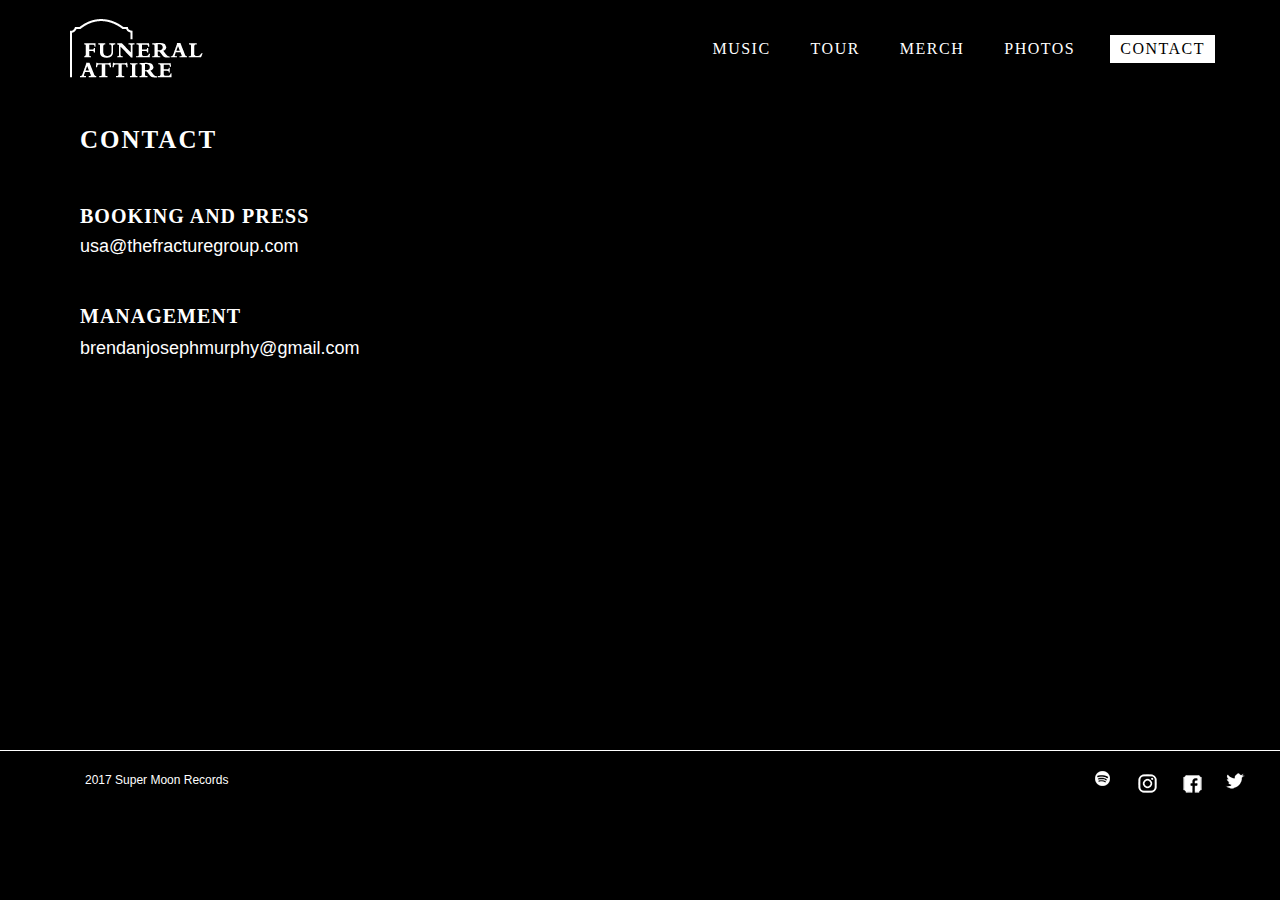
<file: contact.html>
<html>
    <head><title>Contact - Funeral Attire</title>
        <link rel="stylesheet" media="screen" href="contact.css"></head>
    <body>
        <div class="wrapper">

            <header>
                <div class="box logo"><a href="index.html"  class="logo_1"></a></div>

                <div class="box links"><ul>
                    <li><a href="music.html">MUSIC</a></li>
                    <li><a href="tour.html">TOUR</a></li>
                    <li><a href="merch.html">MERCH</a></li>
                    <li><a href="photos.html">PHOTOS</a></li>
                    <li><a href="contact.html" class="current_page">CONTACT</a></li>
                    </ul></div>
            </header>

            <content>
                <div class="box email"><h2>CONTACT</h2>
                    <div id="booking">
                        <h3>BOOKING AND PRESS</h3>
                        <a href="mailto:usa@thefracturegroup.com"><h4>usa@thefracturegroup.com</h4></a>
                    </div>
                    <div id="manage">
                        <h3>MANAGEMENT</h3>
                        <a href="mailto:brendanjosephmurphy@gmail.com"><h4>brendanjosephmurphy@gmail.com</h4></a>
                    </div>
                </div>
            </content>

            <footer>
                <div class="footer">
                    <div id="label">
                        <p>2017 Super Moon Records</p></div>
                    <div id="sm_links">
                        <ul>
                            <li><a href="https://open.spotify.com/artist/6kO58iaEgbHzHdmo14tifC" target="_blank">
                                <img src="Content/spotify-icon-footer.png" alt="Spotify" >
                                </a></li>
                            <li><a href="https://www.instagram.com/funeralattireband/" target="_blank">
                                <img src="Content/instagram-icon-footer.png" alt="Instagram" >
                                </a></li>
                            <li><a href="https://www.facebook.com/funeralattire/" target="_blank">
                                <img src="Content/facebook-icon-footer.png" alt="Facebook" >
                                </a></li>
                            <li><a href="https://twitter.com/funeralattirema" target="_blank">
                                <img src="Content/Twitter-icon-footer.png" alt="Twitter" >
                                </a></li>
                        </ul>
                    </div>
                </div>
            </footer>

        </div>
    </body>
</html>
</file>
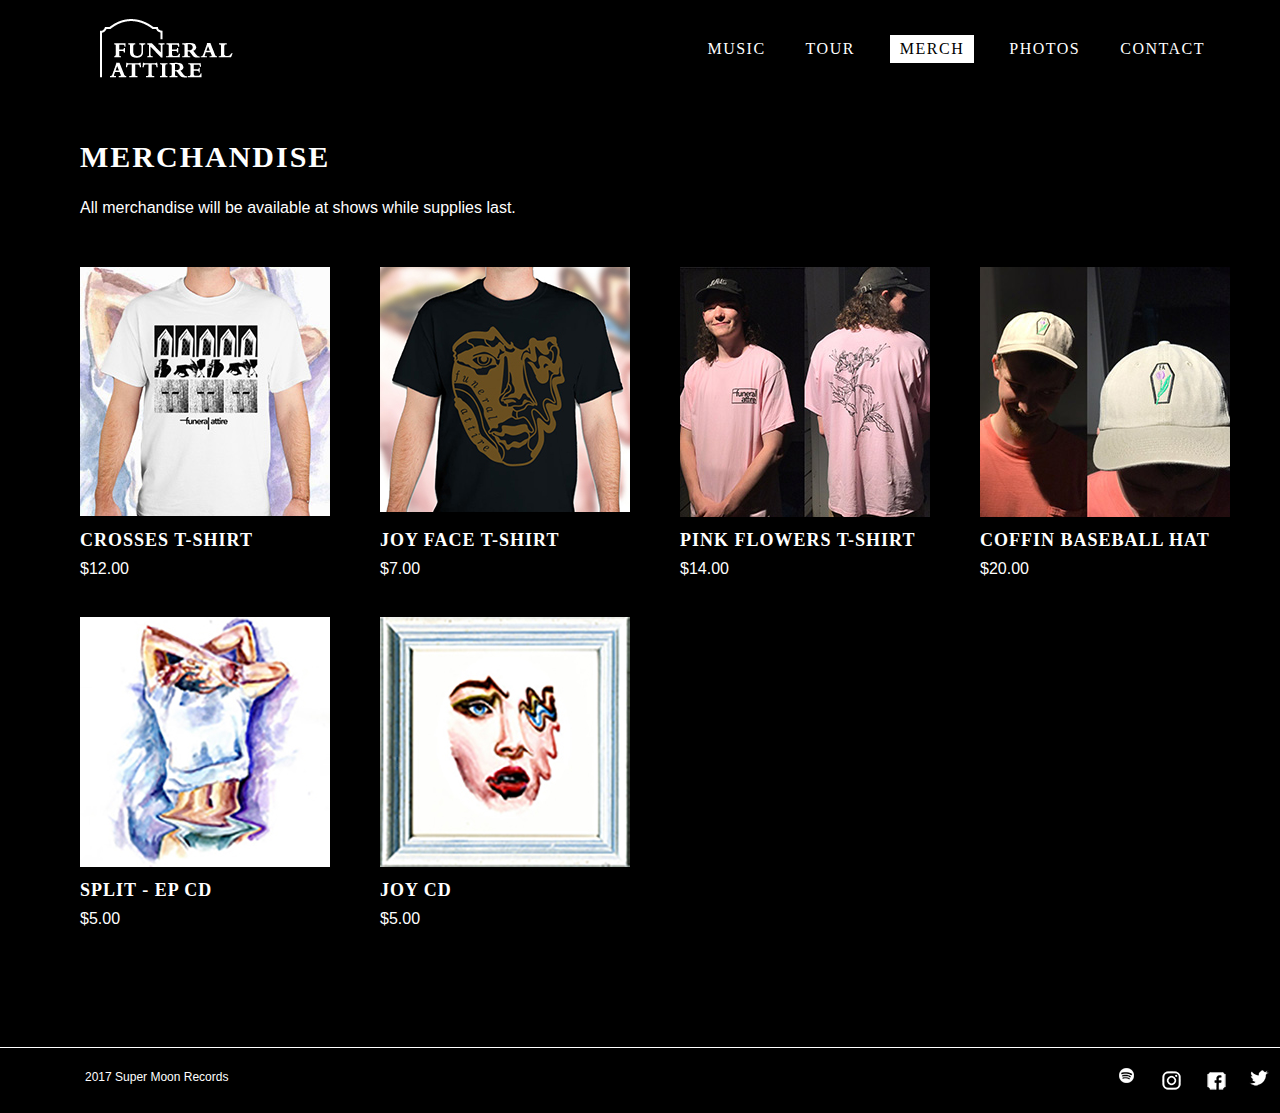
<file: merch.html>
<html>
    <head><title>Merch - Funeral Attire</title>
        <link rel="stylesheet" media="screen" href="merch.css"></head>
    <body>
        <div class="wrapper">

            <header>
                <div class="box logo"><a href="index.html"  class="logo_1"></a></div>

                <div class="box links"><ul>
                    <li><a href="music.html">MUSIC</a></li>
                    <li><a href="tour.html">TOUR</a></li>
                    <li><a href="merch.html" class="current_page">MERCH</a></li>
                    <li><a href="photos.html">PHOTOS</a></li>
                    <li><a href="contact.html">CONTACT</a></li>
                    </ul></div>
            </header>

            <content>
                <div class="box content"><h2>MERCHANDISE</h2>
                    <p>All merchandise will be available at shows while supplies last.</p>
                    <div id="merchandise">
                        <div id="merch_1">
                            <img src="Content/merch-content/crosses.jpg">
                            <h3>CROSSES T-SHIRT</h3>
                            <h4>$12.00</h4></div>
                        <div id="merch_2">
                            <img src="Content/merch-content/face.jpg">
                            <h3>JOY FACE T-SHIRT</h3>
                            <h4>$7.00</h4></div>
                        <div id="merch_3">
                            <img src="Content/merch-content/flower.jpg">
                            <h3>PINK FLOWERS T-SHIRT</h3>
                            <h4>$14.00</h4></div>
                        <div id="merch_4">
                            <img src="Content/merch-content/coffin.jpg">
                            <h3>COFFIN BASEBALL HAT</h3>
                            <h4>$20.00</h4></div>
                        <div id="merch_5">
                            <img src="Content/merch-content/split.jpg">
                            <h3>SPLIT - EP CD</h3>
                            <h4>$5.00</h4></div>
                        <div id="merch_6">
                            <img src="Content/merch-content/joy.jpg">
                            <h3>JOY CD</h3>
                            <h4>$5.00</h4></div>
                    </div>
                </div>
            </content>

            <footer>
                <div class="footer">
                    <div id="label">
                        <p>2017 Super Moon Records</p></div>
                    <div id="sm_links">
                        <ul>
                            <li><a href="https://open.spotify.com/artist/6kO58iaEgbHzHdmo14tifC" target="_blank">
                                <img src="Content/spotify-icon-footer.png" alt="Spotify" >
                                </a></li>
                            <li><a href="https://www.instagram.com/funeralattireband/" target="_blank">
                                <img src="Content/instagram-icon-footer.png" alt="Instagram" >
                                </a></li>
                            <li><a href="https://www.facebook.com/funeralattire/" target="_blank">
                                <img src="Content/facebook-icon-footer.png" alt="Facebook" >
                                </a></li>
                            <li><a href="https://twitter.com/funeralattirema" target="_blank">
                                <img src="Content/Twitter-icon-footer.png" alt="Twitter" >
                                </a></li>
                        </ul>
                    </div>
                </div>
            </footer>

        </div>
    </body>
</html>
</file>
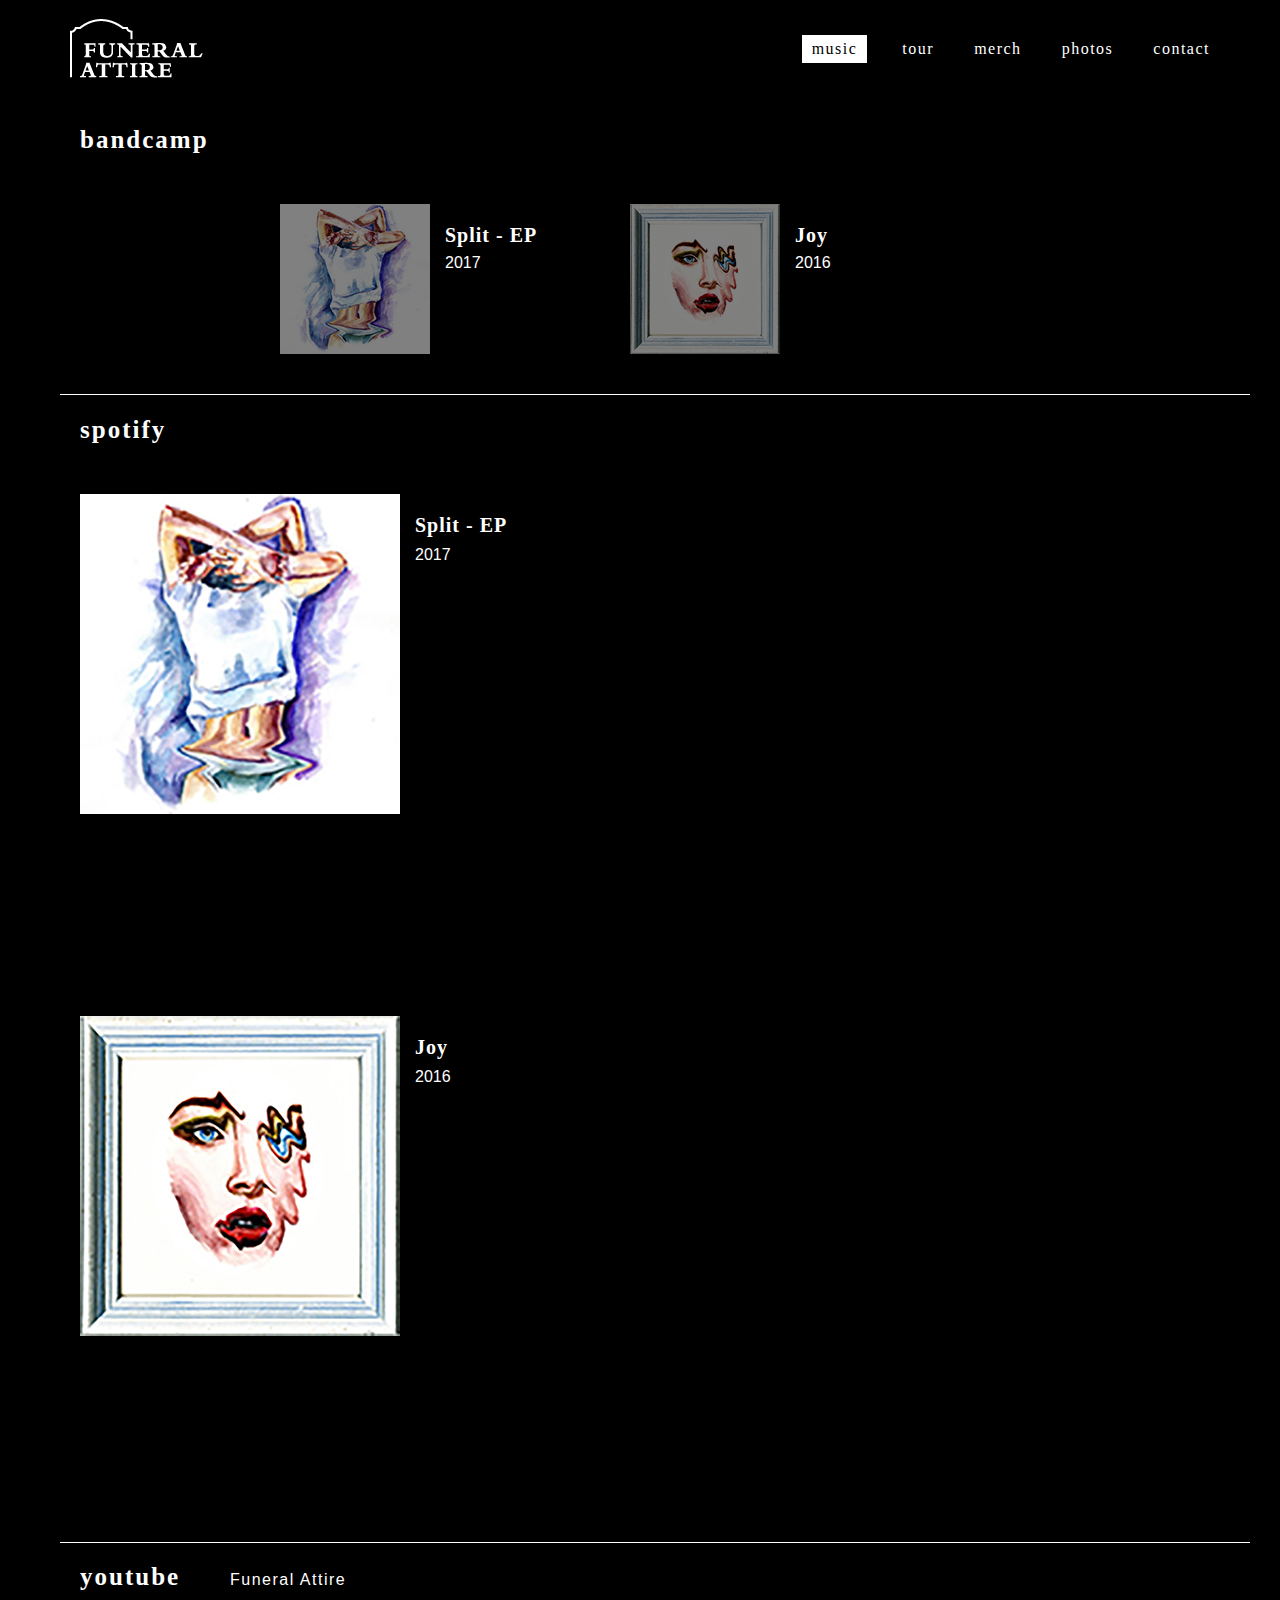
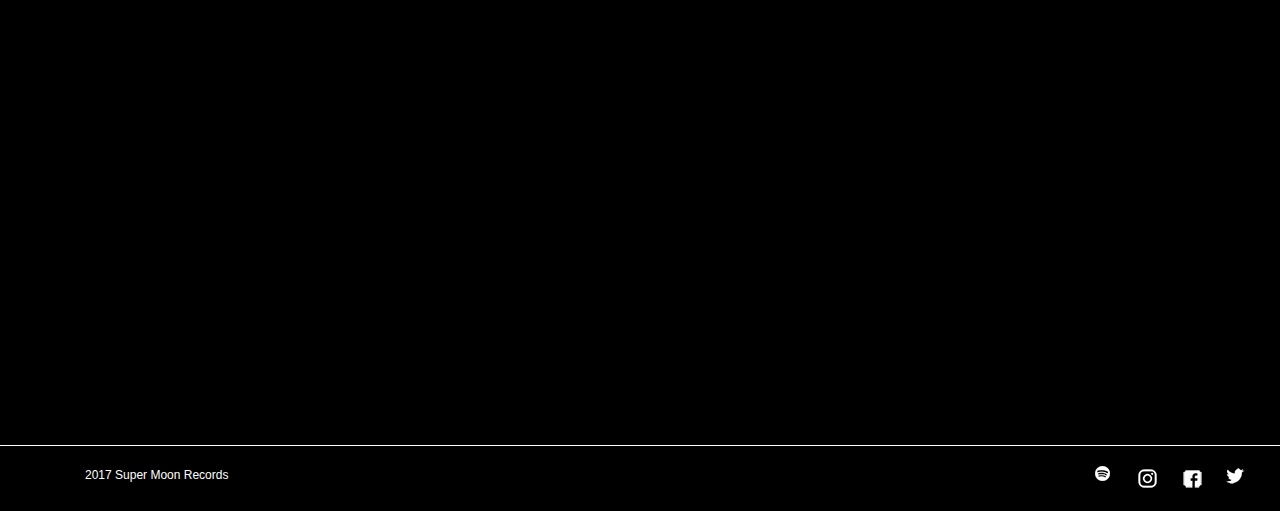
<file: music.html>
<html>
    <head><title>Music - Funeral Attire</title>
        <link rel="stylesheet" media="screen" href="music.css"></head>
    <body>
        <div class="wrapper">
            
            <header>
                <div class="box logo"><a href="index.html"  class="logo_1"></a></div>

                <div class="box links"><ul>
                    <li><a href="music.html" class="current_page">music</a></li>
                    <li><a href="tour.html">tour</a></li>
                    <li><a href="merch.html">merch</a></li>
                    <li><a href="photos.html">photos</a></li>
                    <li><a href="contact.html">contact</a></li>
                    </ul></div>
            </header>
            
            <content>
                <div class="box bandcamp"><h2>bandcamp</h2>
                    <div class="split_bandcamp">
                        <a href="https://funeralattire.bandcamp.com/album/split-w-i-dreamt-the-sea" target="_blank" id="splitimg"></a>
                        <h3 id="ep_name">Split - EP</h3>
                        <br><h4 id="year">2017</h4>
                    <a href="https://funeralattire.bandcamp.com/album/joy" target="_blank" id="joyimg"></a>
                        <h3 id="ep_name2">Joy</h3>
                        <br><h4 id="year2">2016</h4></div>
                </div>
                
                <div id="line">
                </div>

                <div class="box spotify"><h2>spotify</h2>
                    <div class="split_spotify"><img src="Content/split_spotify.jpg" id="ssplitimg">
                        <h3 id="sep_name">Split - EP</h3>
                        <h4 id="syear">2017</h4>
                        <iframe src="https://open.spotify.com/embed/album/085GolTJJrWIas0Cq9MXdG" width="300" height="380" frameborder="0" allowtransparency="true" id="plug"></iframe></div>
                    <div class="joy_spotify"><img src="Content/joy_spotify.jpg" id="sjoyimg">
                        <h3 id="sep_name2">Joy</h3>
                        <h4 id="syear2">2016</h4>
                        <iframe src="https://open.spotify.com/embed/album/4apqgMyDuk5jtfhga2pcuV" width="300" height="380" frameborder="0" allowtransparency="true" id="plug2"></iframe></div>
                </div>

                <div class="box e"><h2 id="name">youtube</h2>
                    <a href="https://www.youtube.com/channel/UCyVA6Lbd0Lpw3EwdUw2E1LA" id="ylink"><h4>Funeral Attire</h4></a>
                    <iframe width="560" height="315" src="https://www.youtube.com/embed/bTp-LH-ZfFI" frameborder="0" allowfullscreen id="video"></iframe>
                </div>
            </content>
            
            <footer>
                <div class="footer">
                    <div id="label">
                    <p>2017 Super Moon Records</p></div>
                    <div id="sm_links">
                        <ul>
                    <li><a href="https://open.spotify.com/artist/6kO58iaEgbHzHdmo14tifC" target="_blank">
                        <img src="Content/spotify-icon-footer.png" alt="Spotify" >
                    </a></li>
                    <li><a href="https://www.instagram.com/funeralattireband/" target="_blank">
                        <img src="Content/instagram-icon-footer.png" alt="Instagram" >
                    </a></li>
                    <li><a href="https://www.facebook.com/funeralattire/" target="_blank">
                        <img src="Content/facebook-icon-footer.png" alt="Facebook" >
                    </a></li>
                    <li><a href="https://twitter.com/funeralattirema" target="_blank">
                        <img src="Content/Twitter-icon-footer.png" alt="Twitter" >
                    </a></li>
                    </ul>
                    </div>
                </div>
            </footer>
            
        </div>
    </body>
</html>
</file>
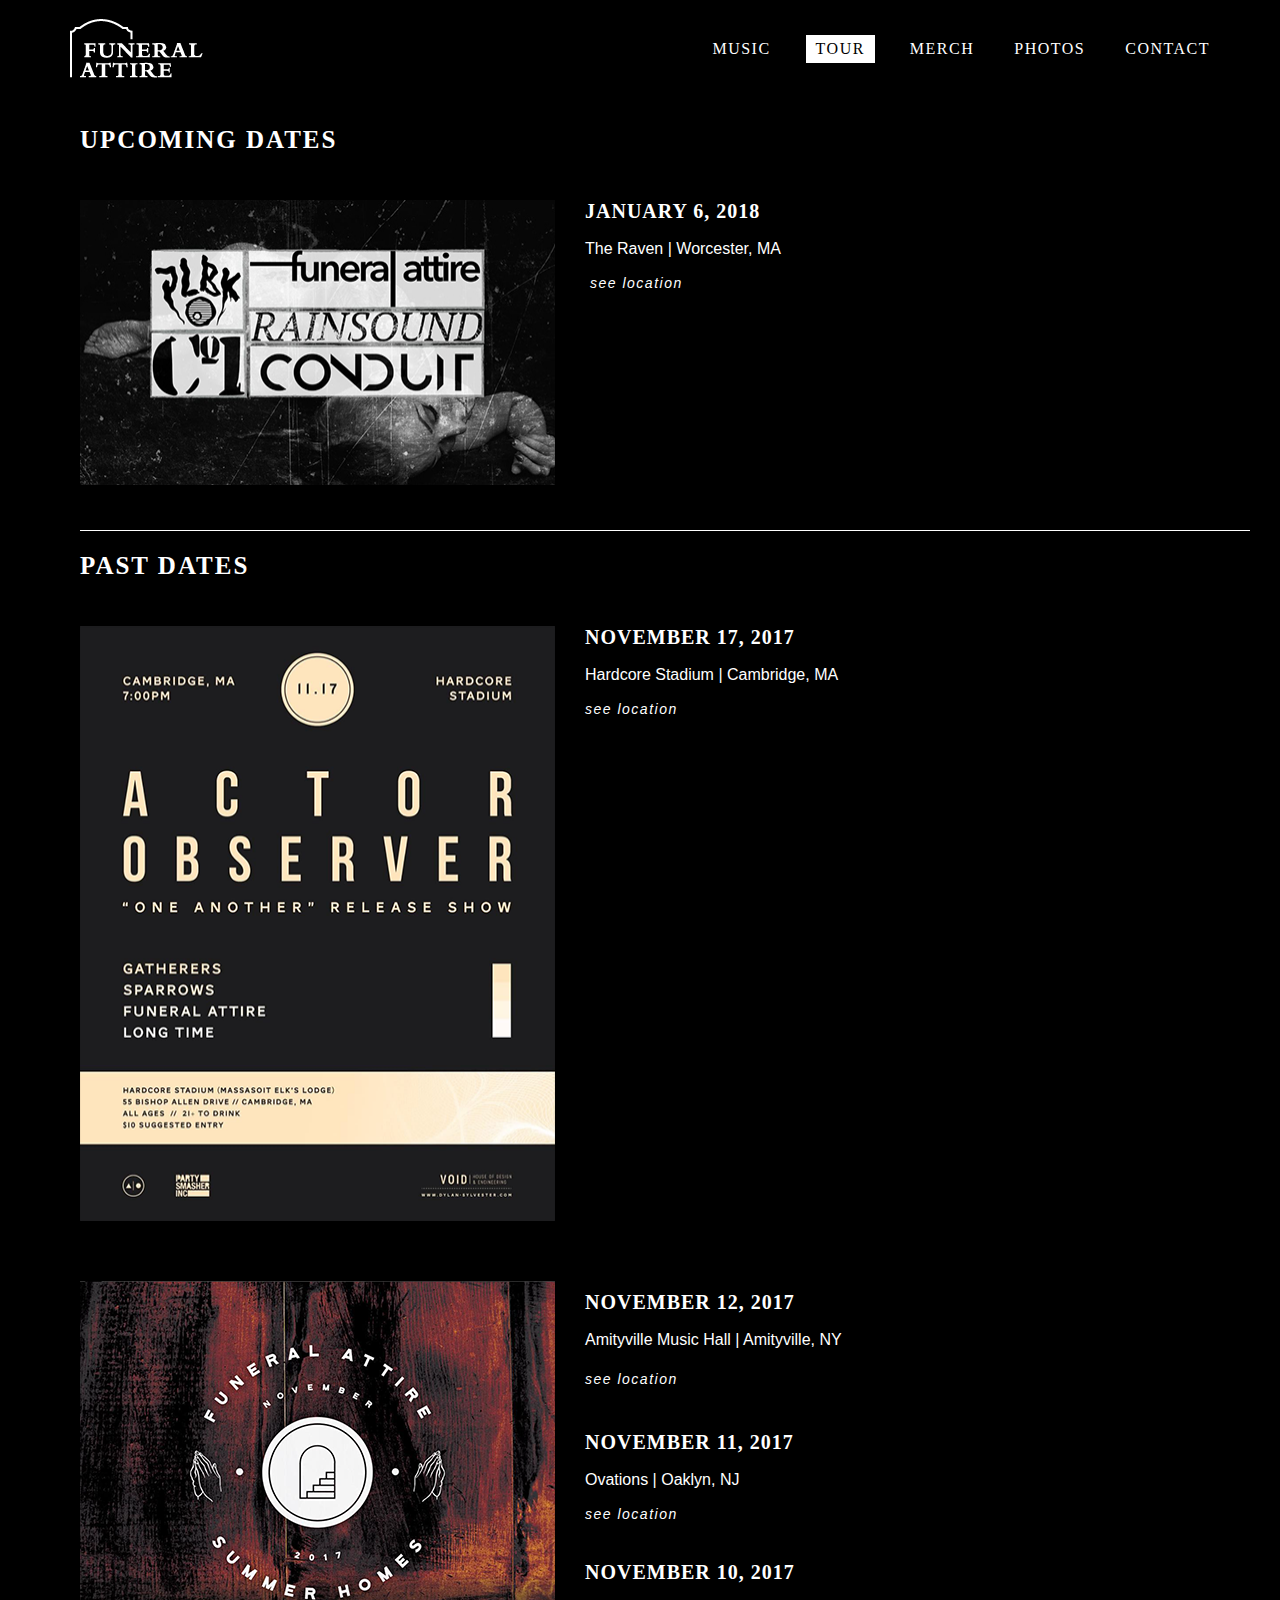
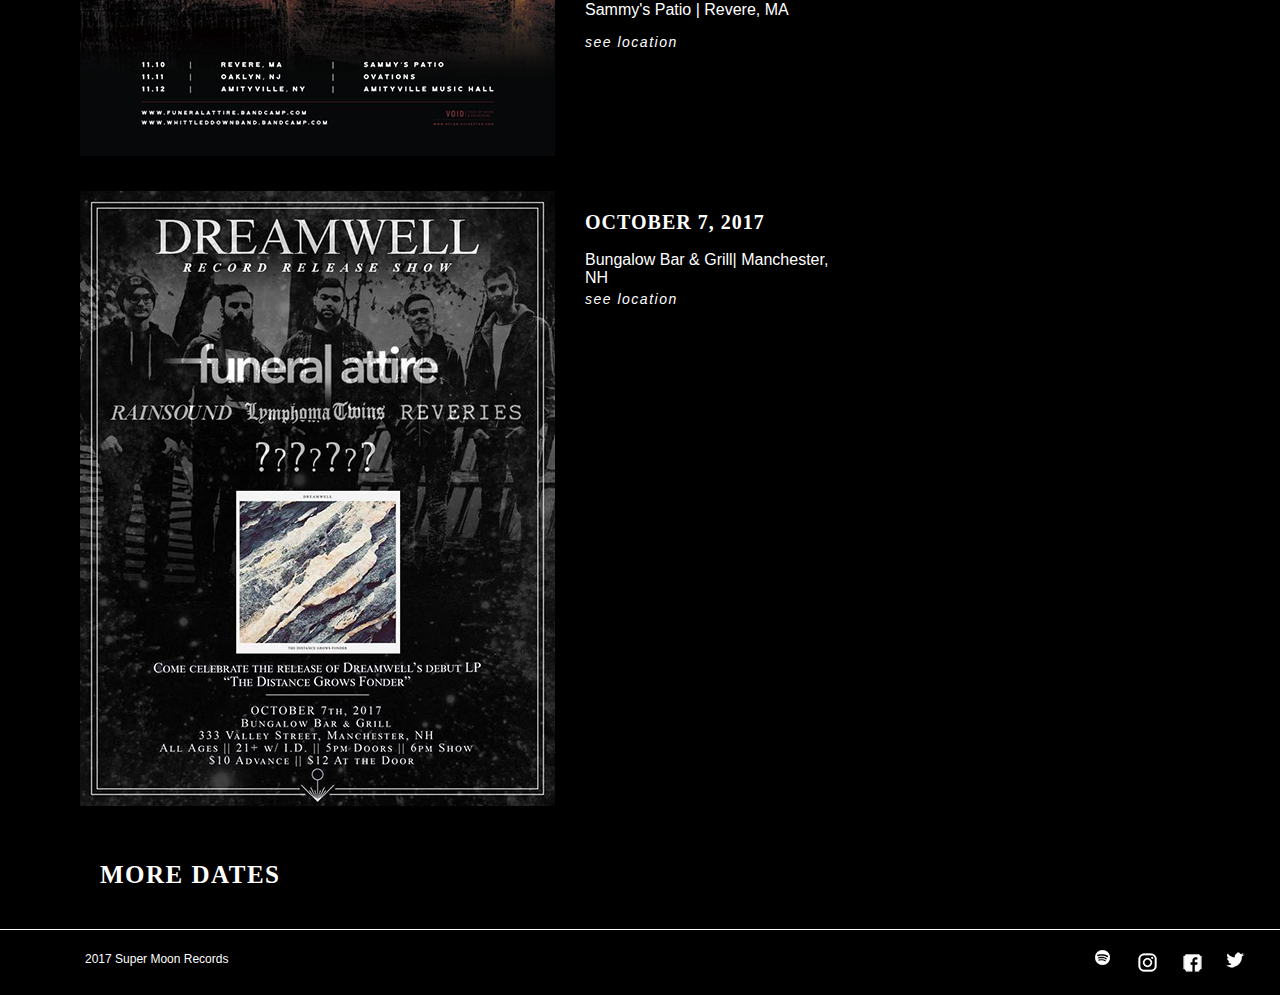
<file: tour.html>
<html>
    <head><title>Tour - Funeral Attire</title>
        <link rel="stylesheet" media="screen" href="tour.css"></head>
    <body>
        <div class="wrapper">

            <header>
                <div class="box logo"><a href="index.html"  class="logo_1"></a></div>

                <div class="box links"><ul>
                    <li><a href="music.html">MUSIC</a></li>
                    <li><a href="tour.html" class="current_page">TOUR</a></li>
                    <li><a href="merch.html">MERCH</a></li>
                    <li><a href="photos.html">PHOTOS</a></li>
                    <li><a href="contact.html">CONTACT</a></li>
                    </ul></div>
            </header>

            <content>
                <div id="ud">
                    <h2 id="title">UPCOMING DATES</h2>
                    <img src="Content/upcoming-date.jpg" id="upcoming-dates">
                    <h3 id="date">JANUARY 6, 2018</h3>
                    <h4 id="location">The Raven | Worcester, MA</h4>
                    <a href="https://www.google.com/maps/place/The+Raven/@42.2638121,-71.8131057,17z/data=!3m1!4b1!4m5!3m4!1s0x89e40689f5ecd765:0x7b5c57d5092d32e5!8m2!3d42.2638121!4d-71.810917" target="_blank"><h5 id="see_location">see location</h5></a>
                </div>

                <div class="past_dates">

                    <div id="pd1">
                        <h2>PAST DATES</h2>
                        <img src="Content/01_past.png" id="pd_photo1">
                        <h3>NOVEMBER 17, 2017</h3>
                        <h4>Hardcore Stadium | Cambridge, MA</h4>
                        <a href="https://www.google.com/maps/place/Hardcore+Stadium/@42.3648803,-71.1026964,17z/data=!3m1!4b1!4m5!3m4!1s0x89e37753832cbf35:0xd58761a6ab39377f!8m2!3d42.3648764!4d-71.1005024" target="_blank"><h5>see location</h5></a>
                    </div>

                    <div id="pd2">
                        <img src="Content/02_past.png" id="pd_photo2">
                        <div id="pd2_1">
                            <h3>NOVEMBER 12, 2017</h3>
                        <h4>Amityville Music Hall | Amityville, NY</h4>
                        <a href="https://www.google.com/maps/place/Amityville+Music+Hall/@40.6789395,-73.4197378,17z/data=!3m1!4b1!4m5!3m4!1s0x89e9d4fdf099c18d:0x28869ef9e46c8ca3!8m2!3d40.6789355!4d-73.4175438" target="_blank"><h5>see location</h5></a></div>
                        
                        <div id="pd2_2">
                            <h3>NOVEMBER 11, 2017</h3>
                        <h4>Ovations | Oaklyn, NJ</h4>
                        <a href="https://www.google.com/maps/place/Ovations+Dance+Studio/@39.9015546,-75.0854186,17z/data=!3m1!4b1!4m5!3m4!1s0x89c6cbfba8bf55eb:0x1cabe1d9bd2a9b6f!8m2!3d39.9015505!4d-75.0832246" target="_blank"><h5>see location</h5></a></div>
                        
                        <div id="pd2_3">
                        <h3>NOVEMBER 10, 2017</h3>
                        <h4>Sammy's Patio | Revere, MA</h4>
                        <a href="https://www.google.com/maps/place/Sammy's+Patio/@42.4058426,-70.9938539,17z/data=!3m1!4b1!4m5!3m4!1s0x89e36e1a93118999:0xbcfdc6d665dc95ad!8m2!3d42.4058387!4d-70.9916599" target="_blank"><h5>see location</h5></a></div>
                    </div>

                    <div id="pd3">
                    <img src="Content/03_past.jpg" id="pd_photo3">
                    <h3>OCTOBER 7, 2017</h3>
                    <h4>Bungalow Bar &amp; Grill| Manchester, NH</h4>
                    <a href="https://www.google.com/maps/place/The+Bungalow+Bar+%26+Grill/@42.9810453,-71.4569264,17z/data=!3m1!4b1!4m5!3m4!1s0x89e24eddeec467c7:0xfcdb2932ccf01c5c!8m2!3d42.9810414!4d-71.4547324" target="_blank"><h5>see location</h5></a></div>
                </div>

                <div class="more_dates">
                    <h2><a href="more-dates.html">MORE DATES</a></h2>
                </div>
            </content>

            <footer>
                <div class="footer">
                    <div id="label">
                        <p>2017 Super Moon Records</p></div>
                    <div id="sm_links">
                        <ul>
                            <li><a href="https://open.spotify.com/artist/6kO58iaEgbHzHdmo14tifC" target="_blank">
                                <img src="Content/spotify-icon-footer.png" alt="Spotify" >
                                </a></li>
                            <li><a href="https://www.instagram.com/funeralattireband/" target="_blank">
                                <img src="Content/instagram-icon-footer.png" alt="Instagram" >
                                </a></li>
                            <li><a href="https://www.facebook.com/funeralattire/" target="_blank">
                                <img src="Content/facebook-icon-footer.png" alt="Facebook" >
                                </a></li>
                            <li><a href="https://twitter.com/funeralattirema" target="_blank">
                                <img src="Content/Twitter-icon-footer.png" alt="Twitter" >
                                </a></li>
                        </ul>
                    </div>
                </div>
            </footer>

        </div>
    </body>
</html>
</file>
<file: contact.css>
/* --------------------MAIN CSS-------------------- */

body {
    background: #000;
    margin: 0;
}

content{
    margin-left: 60px;
}

main {
    margin: 0 auto;
    width: 80%;
}

ul {
    list-style-type: none;
    margin: 0;
    padding: 0;
}

li {
    float: left;
}

a {
    color: #FFF;
    text-decoration: none;
    font-size: 16px;
    display: block;
}

a:hover { 
    text-decoration: underline; 
}

.p {
    font-family: 'Lato', sans-serif;
    font-size: 16px;
}

.wrapper {
    display: grid;
    grid-gap: 10px;
    grid-template-columns: 10% [repeat 10];
    grid-template-rows: 10% [repeat 10];
    background-color: #000;
    margin-right: 30px;
}

.box {
    background-color: #000;
    color: #fff;
    padding: 0px 20px 20px 20px;

}

/* --------------------H STYLES-------------------- */

h1 {
    color: white;
    font-family: 'EB Garamond', serif;
    font-size: 9vw;
    text-align: center;
}

h2 {
    font-family: 'EB Garamond', serif;
    font-size: 25px;
    letter-spacing: 2px;
}

h3 {
    font-family: 'EB Garamond', serif;
    font-size: 20px;
    letter-spacing: 1px;
}

h4 {
    font-family: 'Lato', sans-serif;
    font-weight: 100;
    font-size: 18px;
    margin-top: -12px
}

/* --------------------HEADER CSS-------------------- */

header{
    display: grid;
    grid-template-columns: 1fr 1fr;
    grid-template-areas: 
        "logo links";
    margin-top: 20px;
    margin-bottom: -50px;
}

.logo_1 {
    grid-column: 1/2;
    grid-row: 1/2;
    border: 0;
    margin-top: -15px;
    margin-bottom: 0px;
    margin-left: 30px;
    background: url(Content/funeral_attire_logo_nav.png) no-repeat;
    width: 170px;
    height: 90px;
}

.links {
    grid-column: 3/10;
    grid-row: 1/2;
    font-family: 'EB Garamond', serif;
    letter-spacing: 1.5px;
}

.links a{
    margin: 20px;
}

.current_page{
    background-color: #FFF;
    color: #000;
    padding: 5px 10px;
    margin: 15px !important;
}

.current_page:hover{
    text-decoration: none;
}

/* --------------------EMAILS CSS-------------------- */

.email {
    display: grid;
    align-content: left;
    grid-template-rows: 80px 100px 425px;
    grid-template-areas:
        "c_header"
        "bp"
        "m";
    margin-top: 30px;
}

.email h2{
    grid-area: c_header;
}

#booking{
    grid-area: bp;
    display: grid;
    grid-template-rows: 1fr 1fr;
    grid-template-areas: 
        "booktitle"
        "booklink";
}

#booking h3{
    grid-area: booktitle;
}

#booking h4 {
    grid-area: booklink;
}

#manage{
    grid-area: m;
    display: grid;
    grid-template-rows: 1fr 1fr;
    grid-template-areas: 
        "mtitle"
        "mlink";
}

#manage h3{
    grid-area: mtitle;
}

#manage h4 {
    grid-area: mlink;
    margin-top: -160px;
}

.email a: hovered {
    text-decoration: underline;
}

/* --------------------FOOTER CSS-------------------- */

.footer{
    width: 100%;
    grid-area: footer;
    display: grid;
    grid-template-columns: 1fr 1fr 1fr 1fr 1fr;
    grid-template-areas: 
        "label . . . sm_links";
    padding: 10px 0px 10px 85px;
    margin-top: 10px;
    border: solid;
    border-color: #FFF;
    border-width: 1px 0px 0px 0px;
}

.footer a{
    padding: 20px;
}

#label{
    grid-area: label;
    grid-column: 1/2;
}

#sm_links{
    grid-area: sm_links;
    grid-column: 5/6;
}

.footer img{
    margin: -10px;
}

.footer p{
    color: #FFF;
    font-family: 'Lato', sans-serif;
    font-size: 12px;
    font-weight: 300;
}

.footer ul {
    list-style-type: none;
    margin: 0;
    padding: 0;
}

.footer li {
    float: left;
}
</file>
<file: merch.css>
/* --------------------MAIN CSS-------------------- */

body {
    background: #000;
    margin: 0;
}

content{
    margin-left: 80px;
}

main {
    margin: 0 auto;
    width: 80%;
}

ul {
    list-style-type: none;
    margin: 0;
    padding: 0;
}

li {
    float: left;
}

a {
    color: #FFF;
    text-decoration: none;
    font-size: 16px;
    display: block;
    padding: 20px;
    letter-spacing: 1.5px;
}

a:hover { 
    text-decoration: underline; 
}

.p {
    font-family: 'Lato', sans-serif;
    font-size: 16px;
}

.box {
    background-color: #000;
    color: #fff;
    padding: 0px 20px 20px 20px;

}

/* --------------------H STYLES-------------------- */

h1 {
    color: #FFF;
    font-family: 'EB Garamond', serif;
    font-size: 9vw;
    text-align: center;
}

h2 {
    font-family: 'EB Garamond', serif;
    font-size: 30px;
    color: #FFF;
    letter-spacing: 2px;
}

h3 {
    font-family: 'EB Garamond', serif;
    font-size: 18px;
    color: #FFF;
    letter-spacing: 1px;
}

h4 {
    font-family: 'Lato', sans-serif;
    font-weight: 100;
    font-size: 16px;
    margin-top: -12px;
    color: #FFF;
}

h5 {
    font-family: 'Lato', sans-serif;
    font-weight: 400;
    font-style: italic;
    font-size: 16px;
}

/* --------------------HEADER CSS-------------------- */

header{
    display: grid;
    grid-template-columns: 1fr 1fr;
    grid-template-areas: 
        "logo links";
    margin: 20px 65px -30px 30px;
}

.logo_1 {
    grid-column: 1/2;
    grid-row: 1/2;
    border: 0;
    margin-top: -15px;
    margin-bottom: 40px;
    margin-left: 30px;
    background: url(Content/funeral_attire_logo_nav.png) no-repeat;
    width: 150px;
    height: 40px;
}

.links {
    grid-column: 3/10;
    grid-row: 1/2;
    font-family: 'EB Garamond', serif;
    margin-right: -30px;

}

.current_page{
    background-color: #FFF;
    color: #000;
    padding: 5px 10px;
    margin: 15px;
}

.current_page:hover{
    text-decoration: none;
}

/* --------------------CONTENT CSS-------------------- */

.content{
    margin-left: 80px;
    padding-left: 0px;
}

.content img{
    padding: 0px 25px 25px 0px;
}

.content p{
    font-family: 'Lato', sans-serif;
    font-size: 16px;
    font-weight: 200;
}

/* --------------------MERCHANDISE CSS-------------------- */

#merchandise{
    display: grid;
    grid-template-columns: repeat(4, 300px);
    grid-template-rows: repeat(2, 350px);
    grid-template-areas:
        "m1 m2 m3 m4"
        "m5 m6 . .";
    padding-bottom: 50px;
    margin-top: 50px;
}

#merch_1{
    grid-area: m1;
    width: 245px;
    height: 245px;
    display: grid;
    grid-template-rows: 245px 60px 30px;
    grid-template-areas:
        "photo1"
        "title1"
        "price1";
}

#merch_1 img{
    grid-area: photo1;
}

#merch_1 h3{
    grid-area: title1;
}

#merch_1 h4{
    grid-area: price1;
}

#merch_2{
    grid-area: m2;
    width: 245px;
    height: 245px;
    display: grid;
    grid-template-rows: 245px 60px 30px;
    grid-template-areas:
        "photo2"
        "title2"
        "price2";
}

#merch_2 img{
    grid-area: photo2;
}

#merch_2 h3{
    grid-area: title2;
}

#merch_2 h4{
    grid-area: price2;
}

#merch_3{
    grid-area: m3;
    width: 245px;
    height: 245px;
    display: grid;
    grid-template-rows: 245px 60px 30px;
    grid-template-areas:
        "photo3"
        "title3"
        "price3";
}

#merch_3 img{
    grid-area: photo3;
}

#merch_3 h3{
    grid-area: title3;
}

#merch_3 h4{
    grid-area: price3;
}

#merch_4{
    grid-area: m4;
    width: 245px;
    height: 245px;
    display: grid;
    grid-template-rows: 245px 60px 30px;
    grid-template-areas:
        "photo4"
        "title4"
        "price4";
}

#merch_4 img{
    grid-area: photo4;
}

#merch_4 h3{
    grid-area: title4;
}

#merch_4 h4{
    grid-area: price4;
}

#merch_5{
    grid-area: m5;
    width: 245px;
    height: 245px;
    display: grid;
    grid-template-rows: 245px 60px 30px;
    grid-template-areas:
        "photo5"
        "title5"
        "price5";
}

#merch_5 img{
    grid-area: photo5;
}

#merch_5 h3{
    grid-area: title5;
}

#merch_5 h4{
    grid-area: price5;
}

#merch_6{
    grid-area: m6;
    width: 245px;
    height: 245px;
    display: grid;
    grid-template-rows: 245px 60px 30px;
    grid-template-areas:
        "photo6"
        "title6"
        "price6";
}

#merch_6 img{
    grid-area: photo6;
}

#merch_6 h3{
    grid-area: title6;
}

#merch_6 h4{
    grid-area: price6;
}

/* --------------------FOOTER CSS-------------------- */

.footer{
    width: 100%;
    grid-area: footer;
    display: grid;
    grid-template-columns: 1fr 1fr 1fr 1fr 1fr;
    grid-template-areas: 
        "label . . . sm_links";
    padding: 10px 0px 10px 85px;
    margin-top: 10px;
    border: solid;
    border-color: #FFF;
    border-width: 1px 0px 0px 0px;
}

#label{
    grid-area: label;
    grid-column: 1/2;
}

#sm_links{
    grid-area: sm_links;
    grid-column: 5/6;
}

.footer img{
    margin: -10px;
}

.footer p{
    color: #FFF;
    font-family: 'Lato', sans-serif;
    font-size: 12px;
    font-weight: 300;
}

.footer ul {
    list-style-type: none;
    margin: 0;
    padding: 0;
}

.footer li {
    float: left;
}
</file>
<file: music.css>
/* --------------------MAIN CSS-------------------- */

body {
    background: #000;
    margin: 0;
}

content{
    margin-left: 60px;
}

main {
    margin: 0 auto;
    width: 80%;
}

ul {
    list-style-type: none;
    margin: 0;
    padding: 0;
}

li {
    float: left;
}

a {
    color: #FFF;
    text-decoration: none;
    font-size: 16px;
    display: block;
    padding: 20px;
    letter-spacing: 1.5px;
}

a:hover { 
    text-decoration: underline; 
}

.p {
    font-family: 'EB Garamond', serif;
    font-size: 16px;
}

.wrapper {
    display: grid;
    grid-gap: 10px;
    grid-template-columns: 10% [repeat 10];
    grid-template-rows: 10% [repeat 10];
    background-color: #000;
    margin-right: 30px;
}

.box {
    background-color: #000;
    color: #fff;
    padding: 0px 20px 20px 20px;

}

/* --------------------H STYLES-------------------- */

h1 {
    color: white;
    font-family: 'EB Garamond', serif;
    font-size: 9vw;
    text-align: center;
}

h2 {
    font-family: 'EB Garamond', serif;
    font-size: 25px;
    letter-spacing: 2px;
}

h3 {
    font-family: 'EB Garamond', serif;
    font-size: 20px;
    letter-spacing: 1px;
}

h4 {
    font-family: 'Lato', sans-serif;
    font-weight: 100;
    font-size: 16px;
    margin-top: -12px
}

/* --------------------HEADER CSS-------------------- */

header{
    display: grid;
    grid-template-columns: 1fr 1fr;
    grid-template-areas: 
        "logo links";
    margin-top: 20px;
    margin-bottom: -50px;
}

.logo_1 {
    grid-column: 1/2;
    grid-row: 1/2;
    border: 0;
    margin-top: -15px;
    margin-bottom: 40px;
    margin-left: 30px;
    background: url(Content/funeral_attire_logo_nav.png) no-repeat;
    width: 150px;
    height: 40px;
}

.links {
    grid-column: 3/10;
    grid-row: 1/2;
    font-family: 'EB Garamond', serif;

}

.current_page{
    background-color: #FFF;
    color: #000;
    padding: 5px 10px;
    margin: 15px;
}

.current_page:hover{
    text-decoration: none;
}

/* --------------------BANDCAMP-------------------- */

.box bandcamp{
    display: grid;
    align-content: center;
    grid-template-columns: 1fr 1fr;
    grid-template-areas:
        "bc1 bc2";
}

.split_bandcamp {
    grid-area: bc1;
    display: grid;
    align-content: center;
    grid-template-columns: 150px 200px 150px 100px;
    grid-template-rows: 37.5px 37.5px 37.5px 37.5px;
    grid-template-areas: 
        "split split2 joy joy2"
        "split split2 joy joy2"
        "split split2 joy joy2"
        "split split2 joy joy2";
    margin-left: 200px;
    margin-top: 50px;
}

#splitimg{
    grid-area: split;
    width: 150px;
    height: 150px;
    background: url(Content/split_bandcamp.jpg) no-repeat;
    opacity: 0.5;
}

#splitimg:hover{
    opacity: 1.0;
}

#ep_name {
    grid-area: split2;
    grid-row: 1/2;
    padding-left: 15px;
}

#year {
    grid-area: split2;
    grid-row: 3/4;
    margin-top: -25px;
    padding-left: 15px;
}

#joyimg{
    grid-area: joy;
    width: 150px;
    height: 150px;
    background: url(Content/joy_bandcamp.jpg) no-repeat;
    opacity: 0.5;
}

#joyimg:hover{
    opacity: 1.0;
}

#ep_name2 {
    grid-area: joy2;
    grid-row: 1/2;
    padding-left: 15px;
}

#year2 {
    grid-area: joy2;
    grid-row: 3/4;
    margin-top: -25px;
    padding-left: 15px;
}

#line{
    border: solid;
    border-color: #FFF;
    border-width: 1px 0px 0px 0px;
    margin-top: 20px;
}

/* --------------------SPLIT SPOTIFY-------------------- */

.box spotify{
    display: grid;
    align-content: left;
    grid-template-rows: 1fr 1fr;
    grid-template-areas:
        "s1"
        "s2";
}

.split_spotify {
    grid-area: s1;
    display: grid;
    align-content: left;
    grid-template-columns: 320px 320px;
    grid-template-rows: repeat(8, 64px);
    grid-template-areas: 
        "ssplit info"
        "ssplit info"
        "ssplit plug"
        "ssplit plug"
        "ssplit plug"
        ". plug"
        ". plug"
        ". plug"
        ". plug";
    margin-top: 50px;
    margin-bottom: 10px;
}

#ssplitimg{
    grid-area: ssplit;
    grid-column: 1/2;
    grid-row: 1/6;
}

#sep_name {
    grid-area: info;
    grid-row: 1/2;
    padding-left: 15px;
}

#syear {
    grid-area: info;
    grid-row: 2/3;
    padding-left: 15px;
}

#plug {
    grid-area: plug;
    grid-column: 2/3;
    grid-row: 3/8;
    margin-top: -35px;
    padding-left: 15px;
}

/* --------------------JOY SPOTIFY-------------------- */

.joy_spotify {
    grid-area: s2;
    display: grid;
    align-content: left;
    grid-template-columns: 320px 320px;
    grid-template-rows: repeat(9, 64px);
    grid-template-areas: 
        "sjoy info2"
        "sjoy info2"
        "sjoy plug2"
        "sjoy plug2"
        "sjoy plug2"
        ". plug2"
        ". plug2"
        ". plug2"
        ". plug2";
}

#sjoyimg{
    grid-area: sjoy;
    grid-column: 1/2;
    grid-row: 1/6;
}

#sep_name2 {
    grid-area: info2;
    grid-row: 1/2;
    padding-left: 15px;
}

#syear2 {
    grid-area: info2;
    grid-row: 2/3;
    padding-left: 15px;
}

#plug2 {
    grid-area: plug2;
    grid-column: 2/3;
    grid-row: 3/9;
    margin-top: -35px;
    padding-left: 15px;
}

/* --------------------YOUTUBE CSS-------------------- */

.e {
    grid-area: youtube;
    display: grid;
    align-content: left;
    grid-template-columns: 195px 150px;
    grid-template-rows: 150px 312px;
    grid-template-areas: 
        "title ylink"
        "video video";
    padding-top: 0px;
    margin-top: -70px;
    border: solid; 
    border-color: #FFF;
    border-width: 1px 0px 0px 0px;
}

#name{
    grid-area: title;
    grid-column: 1/2;
    grid-row: 1/2;
}

#ylink {
    grid-area: ylink;
    grid-column: 2/3;
    grid-row: 1/2;
    padding-top: 40px;
    margin-left: -65px;
}

#video {
    grid-area: video;
    grid-row: 2/3;
    margin-top: -60px;
}

.e a: hovered {
    text-decoration: underline;
}

/* --------------------FOOTER CSS-------------------- */

.footer{
    width: 100%;
    grid-area: footer;
    display: grid;
    grid-template-columns: 1fr 1fr 1fr 1fr 1fr;
    grid-template-areas: 
        "label . . . sm_links";
    padding: 10px 0px 10px 85px;
    margin-top: 10px;
    border: solid;
    border-color: #FFF;
    border-width: 1px 0px 0px 0px;
}

#label{
    grid-area: label;
    grid-column: 1/2;
}

#sm_links{
    grid-area: sm_links;
    grid-column: 5/6;
}

.footer img{
    margin: -10px;
}

.footer p{
    color: #FFF;
    font-family: 'Lato', sans-serif;
    font-size: 12px;
    font-weight: 300;
}

.footer ul {
    list-style-type: none;
    margin: 0;
    padding: 0;
}

.footer li {
    float: left;
}
</file>
<file: tour.css>
/* --------------------MAIN CSS-------------------- */

body {
    background: #000;
    margin: 0;
}

content{
    margin-left: 80px;
}

main {
    margin: 0 auto;
    width: 80%;
}

ul {
    list-style-type: none;
    margin: 0;
    padding: 0;
}

li {
    float: left;
}

a {
    color: #FFF;
    text-decoration: none;
    font-size: 16px;
    display: block;
    padding: 20px;
    letter-spacing: 1.5px;
}

a:hover { 
    text-decoration: underline; 
}

.p {
    font-family: 'Lato', sans-serif;
    font-size: 16px;
}

.wrapper {
    display: grid;
    grid-gap: 10px;
    grid-template-columns: 10% [repeat 10];
    grid-template-rows: 10% [repeat 10];
    background-color: #000;
    margin-right: 30px;
}

.box {
    background-color: #000;
    color: #fff;
    padding: 0px 20px 20px 20px;

}

/* --------------------H STYLES-------------------- */

h1 {
    color: #FFF;
    font-family: 'EB Garamond', serif;
    font-size: 9vw;
    text-align: center;
}

h2 {
    font-family: 'EB Garamond', serif;
    font-size: 25px;
    color: #FFF;
    letter-spacing: 2px;
}

h3 {
    font-family: 'EB Garamond', serif;
    font-size: 20px;
    color: #FFF;
    letter-spacing: 1px;
}

h4 {
    font-family: 'Lato', sans-serif;
    font-weight: 100;
    font-size: 16px;
    margin-top: -12px;
    color: #FFF;
}

h5 {
    font-family: 'Lato', sans-serif;
    font-weight: 400;
    font-style: italic;
    font-size: 14px;
}

/* --------------------HEADER CSS-------------------- */

header{
    display: grid;
    grid-template-columns: 1fr 1fr;
    grid-template-areas: 
        "logo links";
    margin-top: 20px;
    margin-bottom: -50px;
}

.logo_1 {
    grid-column: 1/2;
    grid-row: 1/2;
    border: 0;
    margin-top: -15px;
    margin-bottom: 40px;
    margin-left: 30px;
    background: url(Content/funeral_attire_logo_nav.png) no-repeat;
    width: 150px;
    height: 40px;
}

.links {
    grid-column: 3/10;
    grid-row: 1/2;
    font-family: 'EB Garamond', serif;

}

.current_page{
    background-color: #FFF;
    color: #000;
    padding: 5px 10px;
    margin: 15px;
}

.current_page:hover{
    text-decoration: none;
}

/* --------------------UPCOMING DATES-------------------- */

#ud{
    display: grid;
    grid-template-columns: 475px 300px;
    grid-template-rows: repeat(5, 75px);
    grid-template-areas:
        "title ."
        "photo date"
        "photo location"
        "photo see_location"
        "photo .";
    padding-bottom: 50px;
    border: solid; 
    border-color: #FFF;
    border-width: 0px 0px 1px 0px; 
}

#upcoming-dates{
    grid-area: photo;
    width: 475px;
    height: 285px;
    grid-column: 1/2;
    grid-row: 2/5;
    margin-top: 20px;
}

#ud h2 {
    grid-area: title;
    grid-column: 1/2;
    grid-row: 1/2;
}

#ud h3 {
    grid-area: date;
    grid-column: 2/3;
    grid-row: 2/3;
    margin-left: 30px;
}

#ud h4{
    grid-area: location;
    grid-column: 2/3;
    grid-row: 3/4;
    margin-left: 30px;
    margin-top: -15px;
}

#ud h5{
    grid-area: see_location;
    grid-column: 2/3;
    grid-row: 5/6;
    margin-top: 150px;
    margin-left: 15px
}

/* --------------------PAST DATES GRID-------------------- */

.past_dates{
    display: grid;
    grid-template-columns: 1fr;
    grid-template-rows: 750px 510px 650px;
    grid-template-areas:
        "pd1"
        "pd2"
        "pd3";
}

.past_dates img{
    padding-bottom: 40px;
}

/* --------------------1ST PAST DATE-------------------- */

#pd1{
    grid-area: pd1;
    display: grid;
    grid-template-columns: 475px 300px;
    grid-template-rows: repeat(5, 75px);
    grid-template-areas:
        "title2 ."
        "photo2 date2"
        "photo2 location2"
        "photo2 see_location2"
        "photo2 .";
    padding-bottom: 40px; 
}

#pd_photo1{
    grid-area: photo2;
    width: 475px;
    height: 595px;
    grid-column: 1/2;
    grid-row: 2/5;
    margin-top: 20px;
}

#pd1 h2 {
    grid-area: title2;
    grid-column: 1/2;
    grid-row: 1/2;
}

#pd1 h3 {
    grid-area: date2;
    grid-column: 2/3;
    grid-row: 2/3;
    margin-left: 30px;
}

#pd1 h4{
    grid-area: location2;
    grid-column: 2/3;
    grid-row: 3/4;
    margin-left: 30px;
    margin-top: -15px;
}

#pd1 h5{
    grid-area: see_location2;
    grid-column: 2/3;
    grid-row: 5/6;
    margin-top: 150px;
    margin-left: 10px
}

/* --------------------2ND PAST DATE-------------------- */

#pd2{
    grid-area: pd2;
    display: grid;
    grid-template-columns: 475px 300px;
    grid-template-rows: repeat(3, 150px);
    grid-template-areas:
        "photo3 pd2_1"
        "photo3 pd2_2"
        "photo3 pd2_3";
    padding-bottom: 40px;
}

#pd2_1{
    grid-area: pd2_1;
    display: grid;
    grid-template-rows: repeat(3, 50px);
    grid-template-areas: 
        "date3_1"
        "location3_1"
        "see_location3_1";
}

#pd_photo2{
    grid-area: photo3;
    width: 475px;
    height: 475px;
    grid-column: 1/2;
    grid-row: 1/10;
}

#pd2_1 h3 {
    grid-area: date3_1;
    grid-row: 1/2;
    margin-left: 30px;
    margin-top: 10px;
}

#pd2_1 h4 {
    grid-area: location3_1;
    grid-row: 2/3;
    margin-left: 30px;
    margin-top: 0px;
}

#pd2_1 h5{
    grid-area: see_location3_1;
    grid-row: 3/4;
    margin-left: 10px;
    margin-top: -30px;
}

#pd2_2{
    grid-area: pd2_2;
    display: grid;
    grid-template-rows: repeat(3, 50px);
    grid-template-areas: 
        "date3_2"
        "location3_2"
        "see_location3_2";
}

#pd2_2 h3 {
    grid-area: date3_2;
    grid-row: 1/2;
    margin-left: 30px;
    margin-top: 0px;
}

#pd2_2 h4 {
    grid-area: location3_2;
    grid-row: 2/3;
    margin-left: 30px;
    margin-top: -10px;
}

#pd2_2 h5{
    grid-area: see_location3_2;
    grid-row: 3/4;
    margin-left: 10px;
    margin-top: -45px;
}

#pd2_3{
    grid-area: pd2_3;
    display: grid;
    grid-template-rows: repeat(3, 50px);
    grid-template-areas: 
        "date3_3"
        "location3_3"
        "see_location3_3";
}

#pd2_3 h3 {
    grid-area: date3_3;
    grid-row: 1/2;
    margin-left: 30px;
    margin-top: -20px;
}

#pd2_3 h4 {
    grid-area: location3_3;
    grid-row: 2/3;
    margin-left: 30px;
    margin-top: -30px;
}

#pd2_3 h5{
    grid-area: see_location3_3;
    grid-row: 3/4;
    margin-left: 10px;
    margin-top: -67px;
}

/* --------------------3RD PAST DATE-------------------- */

#pd3{
    grid-area: pd3;
    display: grid;
    grid-template-columns: 475px 300px;
    grid-template-rows: repeat(5, 75px);
    grid-template-areas:
        "photo3 date3"
        "photo3 location3"
        "photo3 see_location3"
        "photo3 ."
        "photo3 .";
    padding-bottom: 40px; 
}

#pd_photo3{
    grid-area: photo3;
    width: 475px;
    height: 615px;
    grid-column: 1/2;
    grid-row: 1/5;
}

#pd3 h3 {
    grid-area: date2;
    grid-column: 2/3;
    grid-row: 1/2;
    margin-left: 30px;
}

#pd3 h4{
    grid-area: location2;
    grid-column: 2/3;
    grid-row: 2/3;
    margin-left: 30px;
    margin-top: -15px;
}

#pd3 h5{
    grid-area: see_location2;
    grid-column: 2/3;
    grid-row: 3/4;
    margin-left: 10px;
    margin-top: -70px;
}

/* --------------------MORE DATES CSS-------------------- */

.more_dates h2{
    margin: 0px;
}

.more_dates a{
    font-size: 25px;
}

/* --------------------FOOTER CSS-------------------- */

.footer{
    width: 100%;
    grid-area: footer;
    display: grid;
    grid-template-columns: 1fr 1fr 1fr 1fr 1fr;
    grid-template-areas: 
        "label . . . sm_links";
    padding: 10px 0px 10px 85px;
    margin-top: 10px;
    border: solid;
    border-color: #FFF;
    border-width: 1px 0px 0px 0px;
}

#label{
    grid-area: label;
    grid-column: 1/2;
}

#sm_links{
    grid-area: sm_links;
    grid-column: 5/6;
}

.footer img{
    margin: -10px;
}

.footer p{
    color: #FFF;
    font-family: 'Lato', sans-serif;
    font-size: 12px;
    font-weight: 300;
}

.footer ul {
    list-style-type: none;
    margin: 0;
    padding: 0;
}

.footer li {
    float: left;
}
</file>
